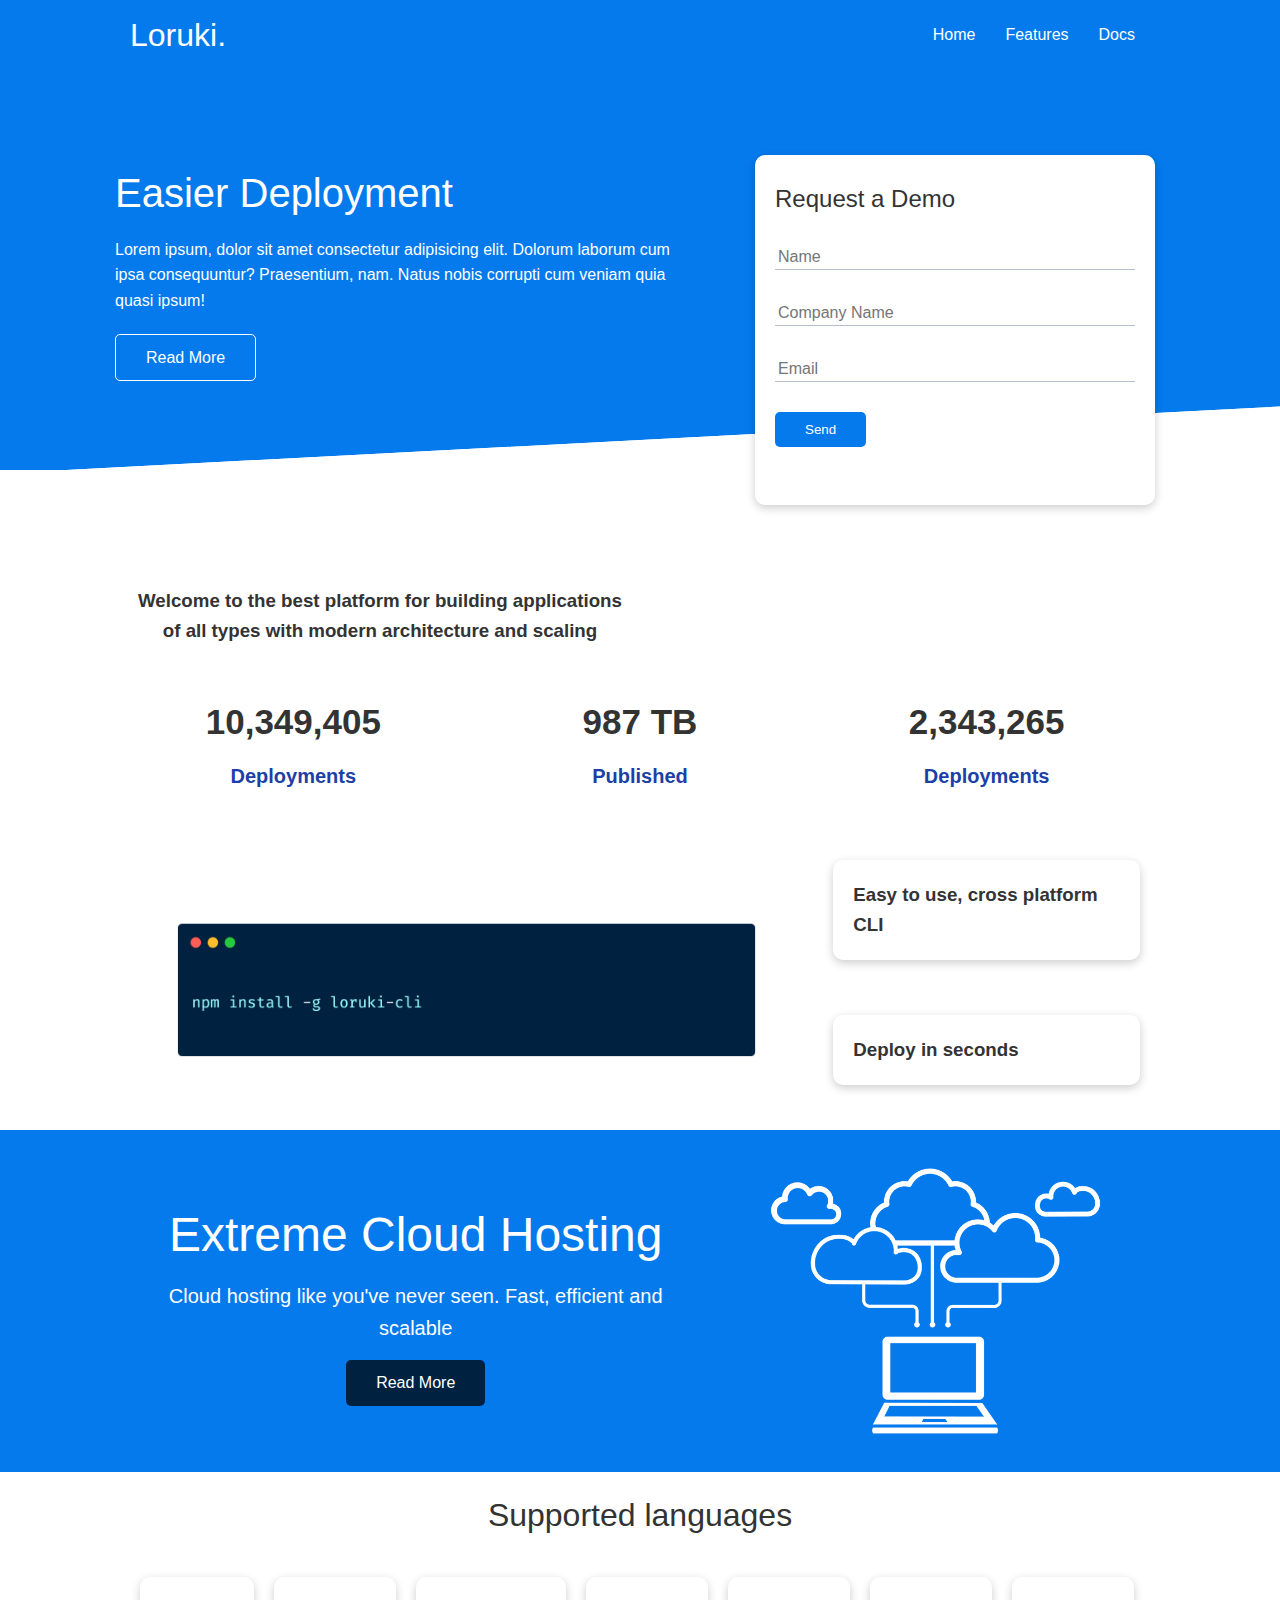
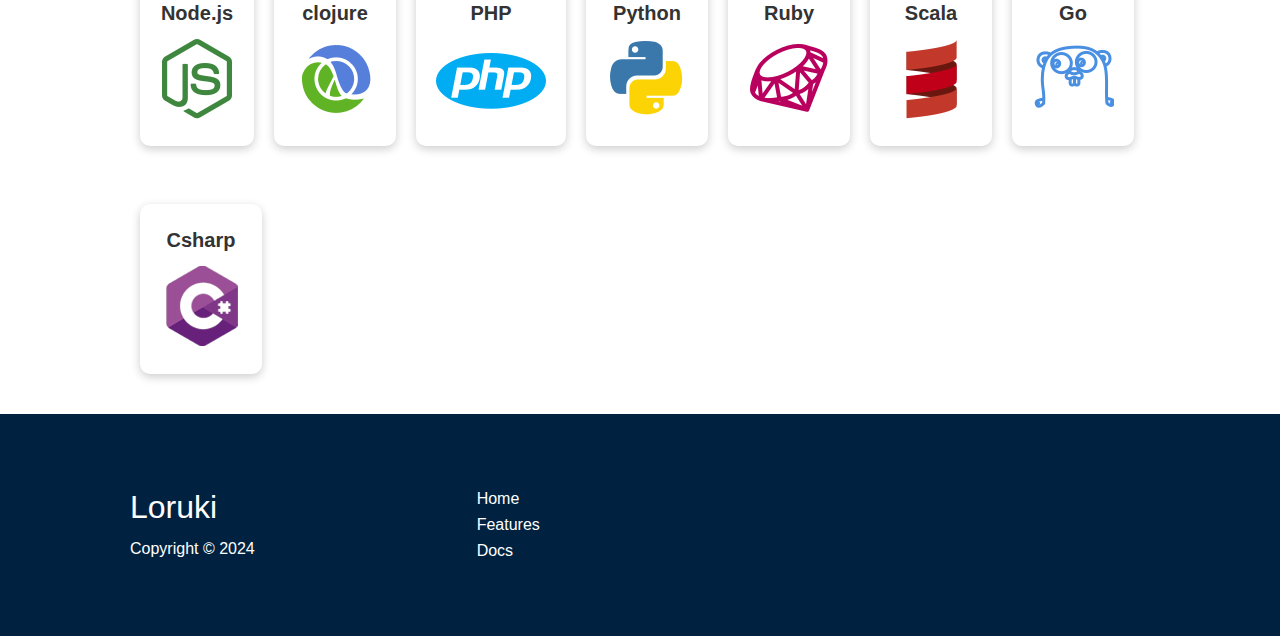
<file: index.html>
<!DOCTYPE html>
<html lang="en">
  <head>
    <meta charset="UTF-8" />
    <meta name="viewport" content="width=device-width, initial-scale=1.0" />
    <link rel="preconnect" href="https://fonts.googleapis.com" />
    <link rel="preconnect" href="https://fonts.gstatic.com" crossorigin />
    <link
      href="https://fonts.googleapis.com/css2?family=Poppins:ital,wght@0,100;0,200;0,300;0,400;0,500;0,600;0,700;0,800;0,900;1,100;1,200;1,300;1,400;1,500;1,600;1,700;1,800;1,900&display=swap"
      rel="stylesheet"
    />
    <link
      rel="stylesheet"
      href="https://cdnjs.cloudflare.com/ajax/libs/font-awesome/6.6.0/css/all.min.css"
      integrity="sha512-Kc323vGBEqzTmouAECnVceyQqyqdsSiqLQISBL29aUW4U/M7pSPA/gEUZQqv1cwx4OnYxTxve5UMg5GT6L4JJg=="
      crossorigin="anonymous"
      referrerpolicy="no-referrer"
    />
    <link rel="stylesheet" href="css/style.css" />
    <link rel="stylesheet" href="css/utilities.css" />
    <title>Loruki | Cloud Hosting For Everyone</title>
  </head>
  <body>
    <!-- NAVBAR -->
    <div class="navbar">
      <div class="container flex">
        <h1 class="logo">Loruki.</h1>
        <nav>
          <ul>
            <li><a href="index.html">Home</a></li>
            <li><a href="features.html">Features</a></li>
            <li><a href="docs.html">Docs</a></li>
          </ul>
        </nav>
      </div>
    </div>
    <!-- SHOWCASE -->
    <section class="showcase">
      <div class="container grid">
        <div class="showcase-text">
          <h1>Easier Deployment</h1>
          <p>
            Lorem ipsum, dolor sit amet consectetur adipisicing elit. Dolorum
            laborum cum ipsa consequuntur? Praesentium, nam. Natus nobis
            corrupti cum veniam quia quasi ipsum!
          </p>
          <a href="features.html" class="btn btn-outline">Read More</a>
        </div>
        <div class="showcase-form card">
          <h2>Request a Demo</h2>
          <form action="#">
            <div class="form--control">
              <input type="text" name="Name" placeholder="Name" />
            </div>
            <div class="form--control">
              <input type="text" name=" Company " placeholder="Company Name" />
            </div>
            <div class="form--control">
              <input type="email" name="email" placeholder="Email" />
            </div>
            <input type="submit" value="Send" class="btn btn-primary" />
          </form>
        </div>
      </div>
    </section>
    <!-- STATS -->
    <section class="stats">
      <div class="container">
        <h3 class="stats-heading text-center my-1">
          Welcome to the best platform for building applications of all types
          with modern architecture and scaling
        </h3>
        <div class="grid grid-3 text-center my-4">
          <div>
            <i class="fas fa-server fa-3x"></i>
            <h3>10,349,405</h3>
            <p class="text-secondary">Deployments</p>
          </div>
          <div>
            <i class="fas fa-upload fa-3x"></i>
            <h3>987 TB</h3>
            <p class="text-secondary">Published</p>
          </div>
          <div>
            <i class="fas fa-project-diagram fa-3x"></i>
            <h3>2,343,265</h3>
            <p class="text-secondary">Deployments</p>
          </div>
        </div>
      </div>
    </section>
    <!-- CLI -->
    <section class="cli">
      <div class="container grid">
        <img src="images/cli.png" alt="cli" />
        <div class="card">
          <h3>Easy to use, cross platform CLI</h3>
        </div>
        <div class="card">
          <h3>Deploy in seconds</h3>
        </div>
      </div>
    </section>

    <!-- CLOUD -->
    <section class="cloud bg-primary py-2">
      <div class="container grid">
        <div class="text-center">
          <h2 class="lg">Extreme Cloud Hosting</h2>
          <p class="lead my-1">
            Cloud hosting like you've never seen. Fast, efficient and scalable
          </p>
          <a href="features.html" class="btn btn-dark">Read More</a>
        </div>
        <img src="images/cloud.png" alt="#" />
      </div>
    </section>

    <!-- LANGUAGES -->
    <section class="languages">
      <h2 class="md text-center my-2">Supported languages</h2>
      <div class="container flex">
        <div class="card">
          <h4>Node.js</h4>
          <img src="images/logos/node.png" alt="" />
        </div>
        <div class="card">
          <h4>clojure</h4>
          <img src="images/logos/clojure.png" alt="" />
        </div>
        <div class="card">
          <h4>PHP</h4>
          <img src="images/logos/php.png" alt="" />
        </div>
        <div class="card">
          <h4>Python</h4>
          <img src="images/logos/python.png" alt="" />
        </div>
        <div class="card">
          <h4>Ruby</h4>
          <img src="images/logos/ruby.png" alt="" />
        </div>
        <div class="card">
          <h4>Scala</h4>
          <img src="images/logos/scala.png" alt="" />
        </div>
        <div class="card">
          <h4>Go</h4>
          <img src="images/logos/go.png" alt="" />
        </div>
        <div class="card">
          <h4>Csharp</h4>
          <img src="images/logos/csharp.png" alt="" />
        </div>
      </div>
    </section>

    <!-- FOOTER -->
    <footer class="footer bg-dark py-5">
      <div class="container grid grid-3">
        <div class="#">
          <h1>Loruki</h1>
          <p>Copyright &copy; 2024</p>
        </div>
        <nav>
          <ul>
            <li><a href="index.html">Home</a></li>
            <li><a href="features.html">Features</a></li>
            <li><a href="docs.html">Docs</a></li>
          </ul>
        </nav>
        <div class="socials">
          <a href="#"><i class="fab fa-github fa-2x"></i></a>
          <a href="#"><i class="fab fa-facebook fa-2x"></i></a>
          <a href="#"><i class="fab fa-instagram fa-2x"></i></a>
          <a href="#"><i class="fab fa-twitter fa-2x"></i></a>
        </div>
      </div>
    </footer>
  </body>
</html>
</file>
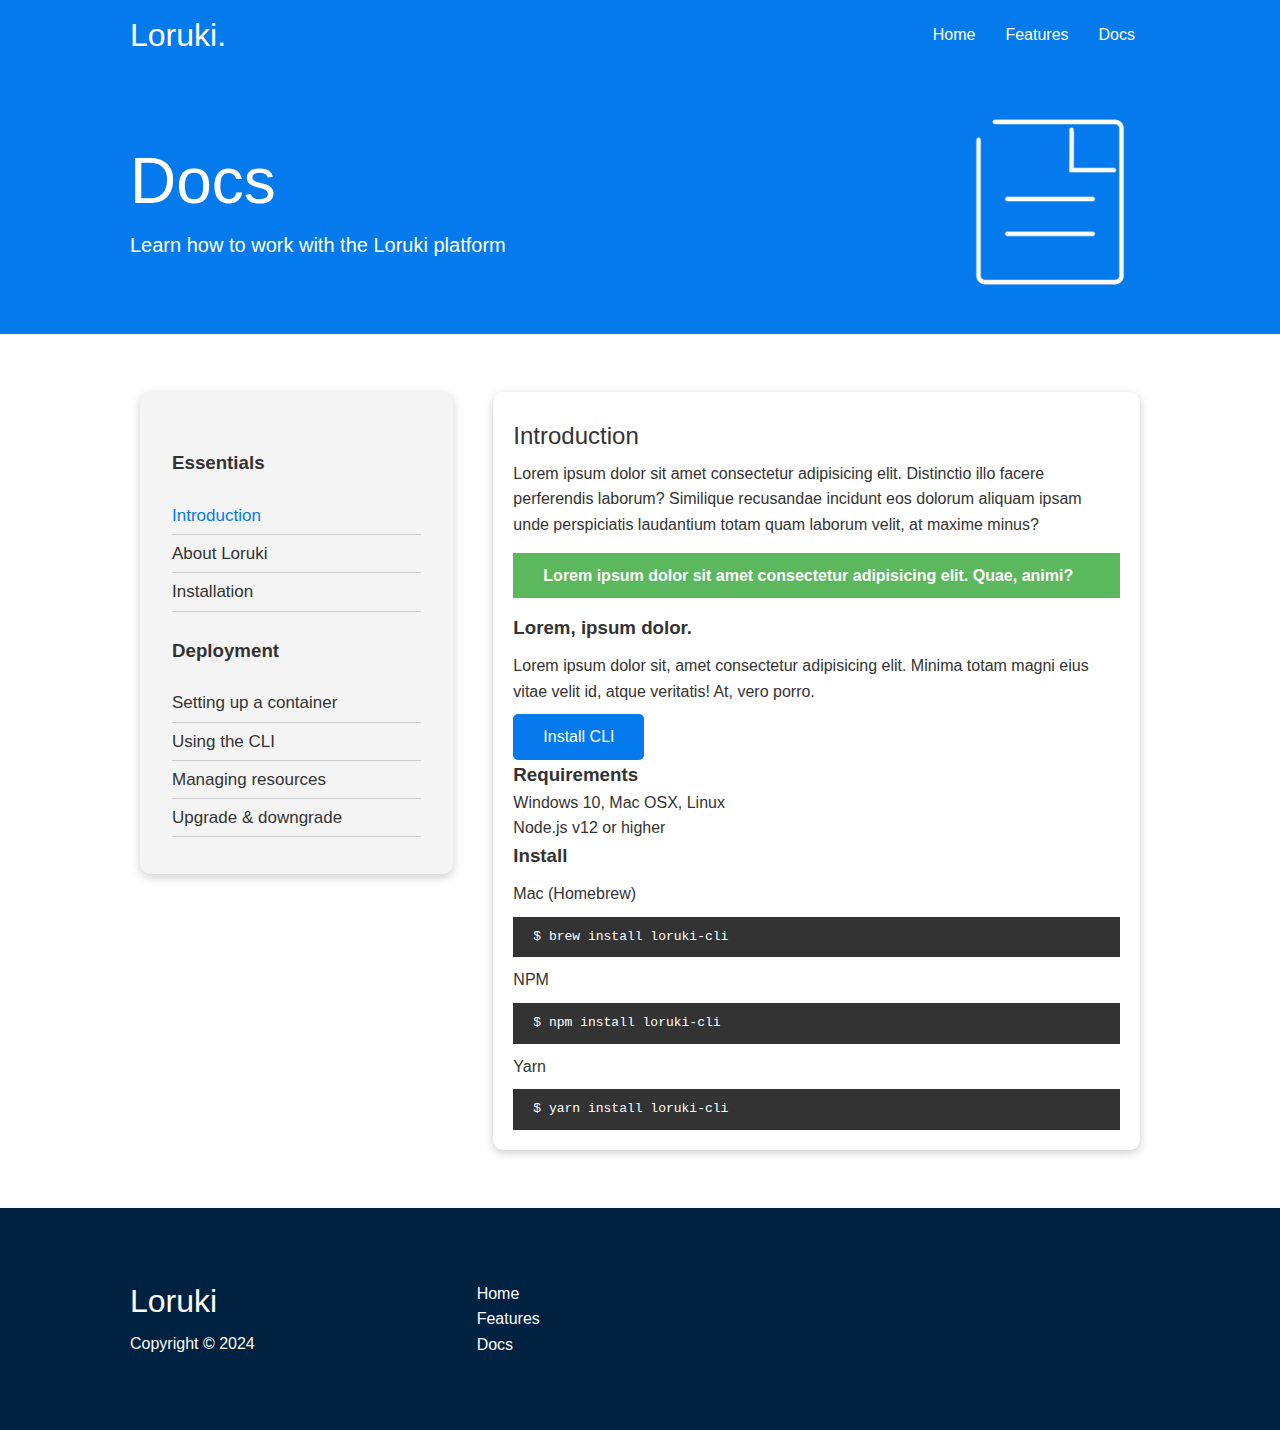
<file: Docs.html>
<!DOCTYPE html>
<html lang="en">
  <head>
    <meta charset="UTF-8" />
    <meta name="viewport" content="width=device-width, initial-scale=1.0" />
    <link
      href="https://fonts.googleapis.com/css2?family=Poppins:ital,wght@0,100;0,200;0,300;0,400;0,500;0,600;0,700;0,800;0,900;1,100;1,200;1,300;1,400;1,500;1,600;1,700;1,800;1,900&display=swap"
      rel="stylesheet"
    />
    <link
      rel="stylesheet"
      href="https://cdnjs.cloudflare.com/ajax/libs/font-awesome/6.6.0/css/all.min.css"
      integrity="sha512-Kc323vGBEqzTmouAECnVceyQqyqdsSiqLQISBL29aUW4U/M7pSPA/gEUZQqv1cwx4OnYxTxve5UMg5GT6L4JJg=="
      crossorigin="anonymous"
      referrerpolicy="no-referrer"
    />
    <link rel="stylesheet" href="css/style.css" />
    <link rel="stylesheet" href="css/utilities.css" />
    <title>Features</title>
  </head>
  <body>
    <!-- NAVBAR -->
    <div class="navbar">
      <div class="container flex">
        <h1 class="logo">Loruki.</h1>
        <nav>
          <ul>
            <li><a href="index.html">Home</a></li>
            <li><a href="features.html">Features</a></li>
            <li><a href="docs.html">Docs</a></li>
          </ul>
        </nav>
      </div>
    </div>

    <!-- Head -->
    <section class="docs-head bg-primary py-3">
      <div class="container grid">
        <div>
          <h1 class="xl">Docs</h1>
          <p class="lead">Learn how to work with the Loruki platform</p>
        </div>
        <img src="images/docs.png" alt="server" />
      </div>
    </section>

    <!-- DOCS_MAIN -->
    <section class="docs-main my-4">
      <div class="container grid">
        <div class="card bg-light p-3">
          <h3 class="my-2">Essentials</h3>
          <nav>
            <ul>
              <li><a class="text-primary" href="#">Introduction</a></li>
              <li><a href="#">About Loruki</a></li>
              <li><a href="#">Installation</a></li>
            </ul>
          </nav>

          <h3 class="my-2">Deployment</h3>
          <nav>
            <ul>
              <li><a href="#">Setting up a container</a></li>
              <li><a href="#">Using the CLI</a></li>
              <li><a href="#">Managing resources</a></li>
              <li><a href="#">Upgrade & downgrade</a></li>
            </ul>
          </nav>
        </div>
        <div class="card">
          <h2>Introduction</h2>
          <p>
            Lorem ipsum dolor sit amet consectetur adipisicing elit. Distinctio
            illo facere perferendis laborum? Similique recusandae incidunt eos
            dolorum aliquam ipsam unde perspiciatis laudantium totam quam
            laborum velit, at maxime minus?
          </p>

          <div class="alert alert-success">
            <i class="fas fa-info"></i> Lorem ipsum dolor sit amet consectetur
            adipisicing elit. Quae, animi?
          </div>

          <h3>Lorem, ipsum dolor.</h3>
          <p>
            Lorem ipsum dolor sit, amet consectetur adipisicing elit. Minima
            totam magni eius vitae velit id, atque veritatis! At, vero porro.
          </p>
          <a href="#" class="btn btn-primary">Install CLI</a>

          <h3>Requirements</h3>
          <ul>
            <li>Windows 10, Mac OSX, Linux</li>
            <li>Node.js v12 or higher</li>
          </ul>

          <h3>Install</h3>
          <p>Mac (Homebrew)</p>
          <pre><code>$ brew install loruki-cli</code></pre>
          <p>NPM</p>
          <pre><code>$ npm install loruki-cli</code></pre>
          <p>Yarn</p>
          <pre><code>$ yarn install loruki-cli</code></pre>
        </div>
      </div>
    </section>
    <!-- FOOTER -->
    <footer class="footer bg-dark py-5">
      <div class="container grid grid-3">
        <div class="#">
          <h1>Loruki</h1>
          <p>Copyright &copy; 2024</p>
        </div>
        <nav>
          <ul>
            <li><a href="index.html">Home</a></li>
            <li><a href="features.html">Features</a></li>
            <li><a href="docs.html">Docs</a></li>
          </ul>
        </nav>
        <div class="socials">
          <a href="#"><i class="fab fa-github fa-2x"></i></a>
          <a href="#"><i class="fab fa-facebook fa-2x"></i></a>
          <a href="#"><i class="fab fa-instagram fa-2x"></i></a>
          <a href="#"><i class="fab fa-twitter fa-2x"></i></a>
        </div>
      </div>
    </footer>
  </body>
</html>
</file>
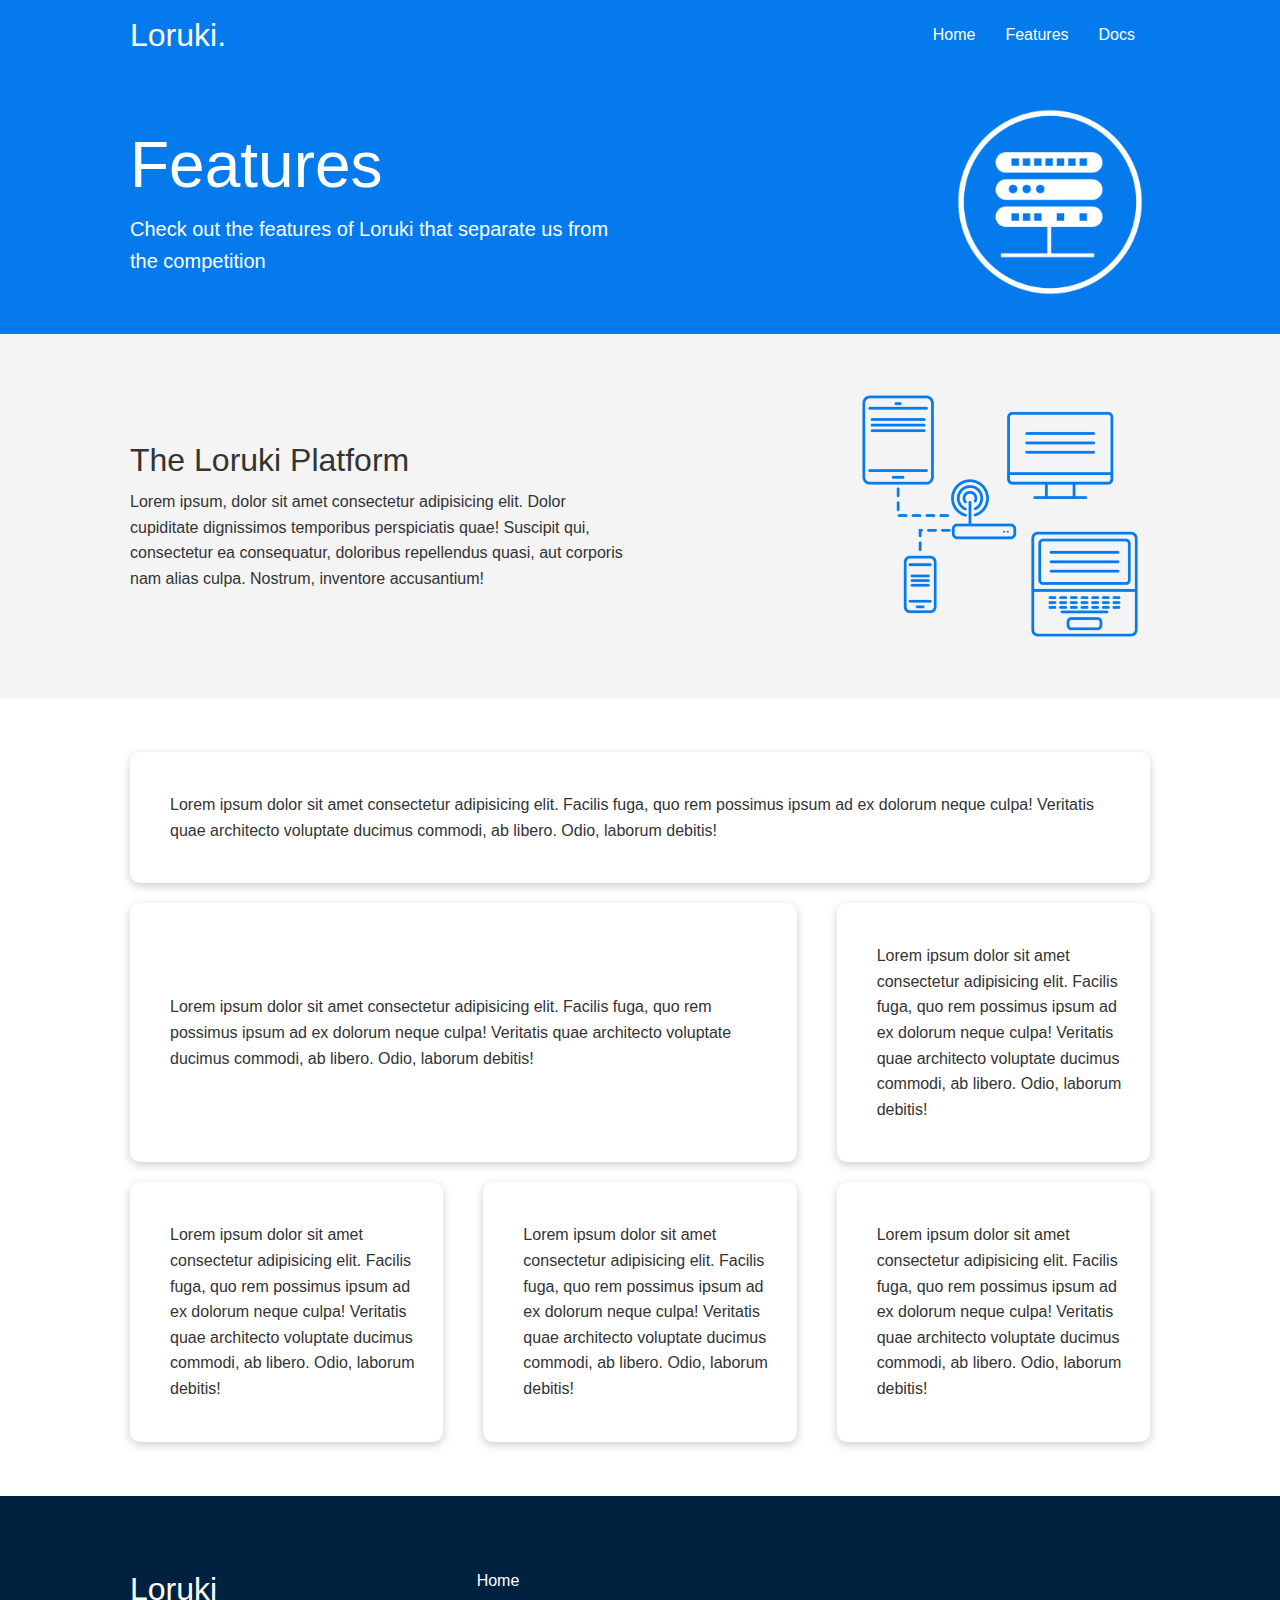
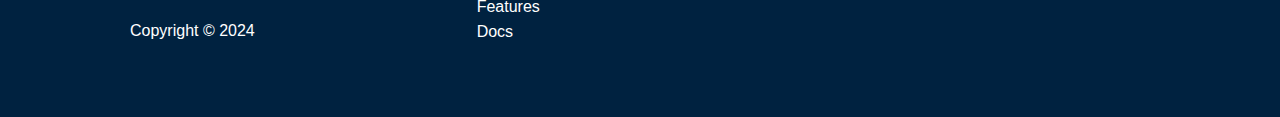
<file: features.html>
<!DOCTYPE html>
<html lang="en">
  <head>
    <meta charset="UTF-8" />
    <meta name="viewport" content="width=device-width, initial-scale=1.0" />
    <link
      href="https://fonts.googleapis.com/css2?family=Poppins:ital,wght@0,100;0,200;0,300;0,400;0,500;0,600;0,700;0,800;0,900;1,100;1,200;1,300;1,400;1,500;1,600;1,700;1,800;1,900&display=swap"
      rel="stylesheet"
    />
    <link
      rel="stylesheet"
      href="https://cdnjs.cloudflare.com/ajax/libs/font-awesome/6.6.0/css/all.min.css"
      integrity="sha512-Kc323vGBEqzTmouAECnVceyQqyqdsSiqLQISBL29aUW4U/M7pSPA/gEUZQqv1cwx4OnYxTxve5UMg5GT6L4JJg=="
      crossorigin="anonymous"
      referrerpolicy="no-referrer"
    />
    <link rel="stylesheet" href="css/style.css" />
    <link rel="stylesheet" href="css/utilities.css" />
    <title>Features</title>
  </head>
  <body>
    <!-- NAVBAR -->
    <div class="navbar">
      <div class="container flex">
        <h1 class="logo">Loruki.</h1>
        <nav>
          <ul>
            <li><a href="index.html">Home</a></li>
            <li><a href="features.html">Features</a></li>
            <li><a href="docs.html">Docs</a></li>
          </ul>
        </nav>
      </div>
    </div>

    <!-- Head -->
    <section class="features-head bg-primary py-3">
      <div class="container grid">
        <div>
          <h1 class="xl">Features</h1>
          <p class="lead">
            Check out the features of Loruki that separate us from the
            competition
          </p>
        </div>
        <img src="images/server.png" alt="server" />
      </div>
    </section>

    <!-- SUB-HEAD -->
    <section class="features-sub-head bg-light py-3">
      <div class="container grid">
        <div>
          <h1 class="md">The Loruki Platform</h1>
          <p>
            Lorem ipsum, dolor sit amet consectetur adipisicing elit. Dolor
            cupiditate dignissimos temporibus perspiciatis quae! Suscipit qui,
            consectetur ea consequatur, doloribus repellendus quasi, aut
            corporis nam alias culpa. Nostrum, inventore accusantium!
          </p>
        </div>
        <img src="images/server2.png" alt="server" />
      </div>
    </section>

    <section class="features-main my-2">
      <div class="container grid grid-3">
        <div class="card flex">
          <i class="fas fa-server fa-3x"></i>
          <p>
            Lorem ipsum dolor sit amet consectetur adipisicing elit. Facilis
            fuga, quo rem possimus ipsum ad ex dolorum neque culpa! Veritatis
            quae architecto voluptate ducimus commodi, ab libero. Odio, laborum
            debitis!
          </p>
        </div>
        <div class="card flex">
          <i class="fas fa-database fa-3x"></i>
          <p>
            Lorem ipsum dolor sit amet consectetur adipisicing elit. Facilis
            fuga, quo rem possimus ipsum ad ex dolorum neque culpa! Veritatis
            quae architecto voluptate ducimus commodi, ab libero. Odio, laborum
            debitis!
          </p>
        </div>
        <div class="card flex">
          <i class="fas fa-laptop-code fa-3x"></i>
          <p>
            Lorem ipsum dolor sit amet consectetur adipisicing elit. Facilis
            fuga, quo rem possimus ipsum ad ex dolorum neque culpa! Veritatis
            quae architecto voluptate ducimus commodi, ab libero. Odio, laborum
            debitis!
          </p>
        </div>
        <div class="card flex">
          <i class="fas fa-power-off fa-3x"></i>
          <p>
            Lorem ipsum dolor sit amet consectetur adipisicing elit. Facilis
            fuga, quo rem possimus ipsum ad ex dolorum neque culpa! Veritatis
            quae architecto voluptate ducimus commodi, ab libero. Odio, laborum
            debitis!
          </p>
        </div>
        <div class="card flex">
          <i class="fas fa-network-wired fa-3x"></i>
          <p>
            Lorem ipsum dolor sit amet consectetur adipisicing elit. Facilis
            fuga, quo rem possimus ipsum ad ex dolorum neque culpa! Veritatis
            quae architecto voluptate ducimus commodi, ab libero. Odio, laborum
            debitis!
          </p>
        </div>
        <div class="card flex">
          <i class="fas fa-server fa-3x"></i>
          <p>
            Lorem ipsum dolor sit amet consectetur adipisicing elit. Facilis
            fuga, quo rem possimus ipsum ad ex dolorum neque culpa! Veritatis
            quae architecto voluptate ducimus commodi, ab libero. Odio, laborum
            debitis!
          </p>
        </div>
      </div>
    </section>
    <!-- FOOTER -->
    <footer class="footer bg-dark py-5">
      <div class="container grid grid-3">
        <div class="#">
          <h1>Loruki</h1>
          <p>Copyright &copy; 2024</p>
        </div>
        <nav>
          <ul>
            <li><a href="index.html">Home</a></li>
            <li><a href="features.html">Features</a></li>
            <li><a href="docs.html">Docs</a></li>
          </ul>
        </nav>
        <div class="socials">
          <a href="#"><i class="fab fa-github fa-2x"></i></a>
          <a href="#"><i class="fab fa-facebook fa-2x"></i></a>
          <a href="#"><i class="fab fa-instagram fa-2x"></i></a>
          <a href="#"><i class="fab fa-twitter fa-2x"></i></a>
        </div>
      </div>
    </footer>
  </body>
</html>
</file>
<file: css/style.css>
:root {
  --primary-color: #047aed;
  --secondary-color: #1c3fa8;
  --dark-color: #002240;
  --light-color: #f4f4f4;
  --success-color: #5cb85c;
  --error-color: #d9534f;
}
* {
  margin: 0;
  padding: 0;
  box-sizing: border-box;
}
body {
  font-family: "lato", sans-serif;
  color: #333;
  line-height: 1.6;
}
ul {
  list-style-type: none;
}
a {
  text-decoration: none;
  color: #333;
}
h1,
h2 {
  font-weight: 300;
  line-height: 1.2;
  margin: 10px 0;
}
p {
  margin: 10px 0;
}
img {
  width: 100%;
}
code,
pre {
  background-color: #333;
  color: #fff;
  padding: 10px;
}
/* NAVBAR */
.navbar {
  background-color: var(--primary-color);
  color: #fff;
  height: 70px;
}
.navbar ul {
  display: flex;
}
.navbar a {
  color: #fff;
  padding: 10px;
  margin: 0 5px;
}
.navbar a:hover {
  border-bottom: 2px solid #fff;
}
.navbar .flex {
  justify-content: space-between;
}
/* SHOWCASE */
.showcase {
  height: 400px;
  background-color: var(--primary-color);
  color: #fff;
  position: relative;
}
.showcase h1 {
  font-size: 40px;
}
.showcase p {
  margin: 20px 0;
}
.showcase .grid {
  grid-template-columns: 55% 45%;
  gap: 30px;
  overflow: visible;
}
.showcase-form {
  position: relative;
  top: 60px;
  height: 350px;
  width: 400px;
  padding: 40px;
  z-index: 100;
  justify-self: flex-end;
  animation: slideInfromRight 1s ease-in;
}
.showcase-form .form--control {
  margin: 30px 0;
}
.showcase-form input[type="text"],
.showcase-form input[type="email"] {
  border: 0;
  border-bottom: 1px solid#b4becb;
  width: 100%;
  padding: 3px;
  font-size: 16px;
}
.showcase-text {
  animation: slideInfromLeft 1s ease-in;
}
.showcase-form input:focus {
  outline: none;
}
.showcase:after,
.showcase::before {
  content: "";
  position: absolute;
  height: 100px;
  bottom: -70px;
  right: 0;
  left: 0;
  background: #fff;
  transform: skewY(-3deg);
  -webkit-transform: skewY(-3deg);
  -moz-transform: skewY(-3deg);
  -ms-transform: skewY(-3deg);
}
/* STATS */
.stats {
  padding-top: 100px;
  animation: slideInfromBottom 1s ease-in;
}
.stats-heading {
  max-width: 500px;
  margin: auto;
}
.stats .grid h3 {
  font-size: 35px;
}
.stats .grid p {
  font-size: 20px;
  font-weight: bold;
}
/* CLI */
.cli .grid {
  grid-template-columns: repeat(3, 1fr);
  grid-template-rows: repeat(2, 1fr);
}
.cli .grid > *:first-child {
  grid-column: 1 / span 2;
  grid-row: 1 / span2;
}
/* CLOUD */
.cloud .grid {
  grid-template-columns: 4fr 3fr;
}
/* LANGUAGES */
.languages .flex {
  flex-wrap: wrap;
}
.languages .card {
  text-align: center;
  margin: 18px 10px 40px;
  transition: transform 0.2s ease-in;
}
.languages .card h4 {
  font-size: 20px;
  margin-bottom: 10px;
}
.languages .card:hover {
  transform: translateY(-15px);
}
/* FEATURES */
.features-head img,
.docs-head img {
  width: 200px;
  justify-self: flex-end;
}

.features-sub-head img {
  width: 300px;
  justify-self: flex-end;
}

.features-main .card > i {
  margin-right: 20px;
}

.features-main .grid {
  padding: 30px;
}

.features-main .grid > *:first-child {
  grid-column: 1 / span 3;
}

.features-main .grid > *:nth-child(2) {
  grid-column: 1 / span 2;
}
/* DOCS */
docs-main h3 {
  margin: 20px 0;
}
.docs-main nav li {
  font-size: 17px;
  padding-bottom: 5px;
  margin-bottom: 5px;
  border-bottom: 1px solid #ccc;
}
.docs-main a:hover {
  font-weight: bolder;
}
.docs-main .grid {
  grid-template-columns: 1fr 2fr;
  align-items: flex-start;
}
/* footer */
.footer. .socials {
  margin: 0 10px;
}
.socials {
  display: flex;
  gap: 20px;
}
/*ANIMATIONs */
@keyframes slideInfromLeft {
  0% {
    transform: translateX(-100px);
  }
  100% {
    transform: translateX(0);
  }
}
@keyframes slideInfromRight {
  0% {
    transform: translateX(100px);
  }
  100% {
    transform: translateX(0);
  }
}
@keyframes slideInfromTop {
  0% {
    transform: translateY(-100px);
  }
  100% {
    transform: translateY(0);
  }
}
@keyframes slideInfromBottom {
  0% {
    transform: translateY(100px);
  }
  100% {
    transform: translateY(0);
  }
}
/* TABLEST and Under */
@media (max-width: 768px) {
  .grid,
  .showcase .grid,
  .stats .grid,
  .cloud .grid,
  .cli .grid,
  .features-main .grid,
  .docs-main .grid {
    grid-template-columns: 1fr;
    grid-template-rows: 1fr;
  }
  .showcase {
    height: auto;
  }
  .showcase-text {
    text-align: center;
    margin-top: 40px;
    animation: slideInfromTop 1s ease-in;
  }
  .showcase-form {
    justify-self: center;
    margin: auto;
    animation: slideInfromBottom 1s ease-in;
  }
  .cli .grid > *:first-child {
    grid-column: 1;
    grid-row: 1;
  }
  .features-head,
  .features-sub-head,
  .docs-head {
    text-align: center;
  }
  .features-head img,
  .features-sub-head img,
  .docs-head img {
    justify-self: center;
  }
  .features-main .grid > *:first-child,
  .features-main .grid > *:nth-child(2) {
    grid-column: 1;
  }
}

/* Mobile */
@media (max-width: 500px) {
  .navbar {
    height: 110px;
  }
  .navbar .flex {
    flex-direction: column;
  }
  .navbar ul {
    padding: 10px;
    background: rgba(0, 0, 0, 0.1);
  }
}
</file>
<file: css/utilities.css>
.container {
  max-width: 1100px;
  margin: 0 auto;
  overflow: auto;
  padding: 0 40px;
}
.card {
  background-color: #fff;
  color: #333;
  border-radius: 10px;
  box-shadow: 0 3px 10px rgba(0, 0, 0, 0.2);
  padding: 20px;
  margin: 10px;
}
.btn {
  display: inline-block;
  padding: 10px 30px;
  cursor: pointer;
  background: var(--primary-color);
  color: #fff;
  border: none;
  border-radius: 5px;
}
.btn-outline {
  background-color: transparent;
  border: 1px solid #fff;
}
.btn:hover {
  transform: scale(0.98);
}
/* BACKGROUNDS */
.bg-primary,
.btn-primary {
  background: var(--primary-color);
  color: #fff;
}
.bg-secondary,
.btn-secondary {
  background: var(--secondary-color);
  color: #fff;
}
.bg-dark,
.btn-dark {
  background: var(--dark-color);
  color: #fff;
}
.bg-light,
.btn-light {
  background: var(--light-color);
  color: #333;
}
.bg-primary a,
.btn-primary a,
.bg-secondary a,
.btn-secondary a,
.bg-dark a,
.btn-dark a {
  color: #fff;
}
/* text */
.text-center {
  text-align: center;
}
.lead {
  font-size: 20px;
}
.sm {
  font-size: 1rem;
}
.md {
  font-size: 2rem;
}
.lg {
  font-size: 3rem;
}
.xl {
  font-size: 4rem;
}
/* Alert */
.alert {
  background-color: var(--light-color);
  padding: 10px 20px;
  font-weight: bold;
  margin: 15px 0;
}
.alert i {
  margin-right: 10px;
}
.alert-success {
  background-color: var(--success-color);
  color: #fff;
}
.alert-error {
  background-color: var(--error-color);
  color: #fff;
}
/* Text colors */
.text-primary {
  color: var(--primary-color);
}

.text-secondary {
  color: var(--secondary-color);
}

.text-dark {
  color: var(--dark-color);
}

.text-light {
  color: var(--light-color);
}

/* SPACING SYSTEM */
.flex {
  display: flex;
  align-items: center;
  height: 100%;
}
.grid {
  display: grid;
  grid-template-columns: repeat(2, 1fr);
  gap: 20px;
  justify-content: center;
  align-items: center;
  height: 100%;
}
.grid-3 {
  grid-template-columns: repeat(3, 1fr);
}
/* MARGINS */
.my-1 {
  margin: 1rem 0;
}
.my-2 {
  margin: 1.5rem 0;
}
.my-3 {
  margin: 2rem 0;
}
.my-4 {
  margin: 3rem 0;
}
.my-5 {
  margin: 4rem 0;
}
.m-1 {
  margin: 1rem;
}
.m-2 {
  margin: 1.5rem;
}
.m-3 {
  margin: 2rem;
}
.m-4 {
  margin: 3rem;
}
.m-5 {
  margin: 4rem;
}
/* PADDINGS */
.py-1 {
  padding: 1rem 0;
}
.py-2 {
  padding: 1.5rem 0;
}
.py-3 {
  padding: 2rem 0;
}
.py-4 {
  padding: 3rem 0;
}
.py-5 {
  padding: 4rem 0;
}
.p-1 {
  padding: 1rem;
}
.p-2 {
  padding: 1.5rem;
}
.p-3 {
  padding: 2rem;
}
.p-4 {
  padding: 3rem;
}
.p-5 {
  padding: 4rem;
}
</file>
